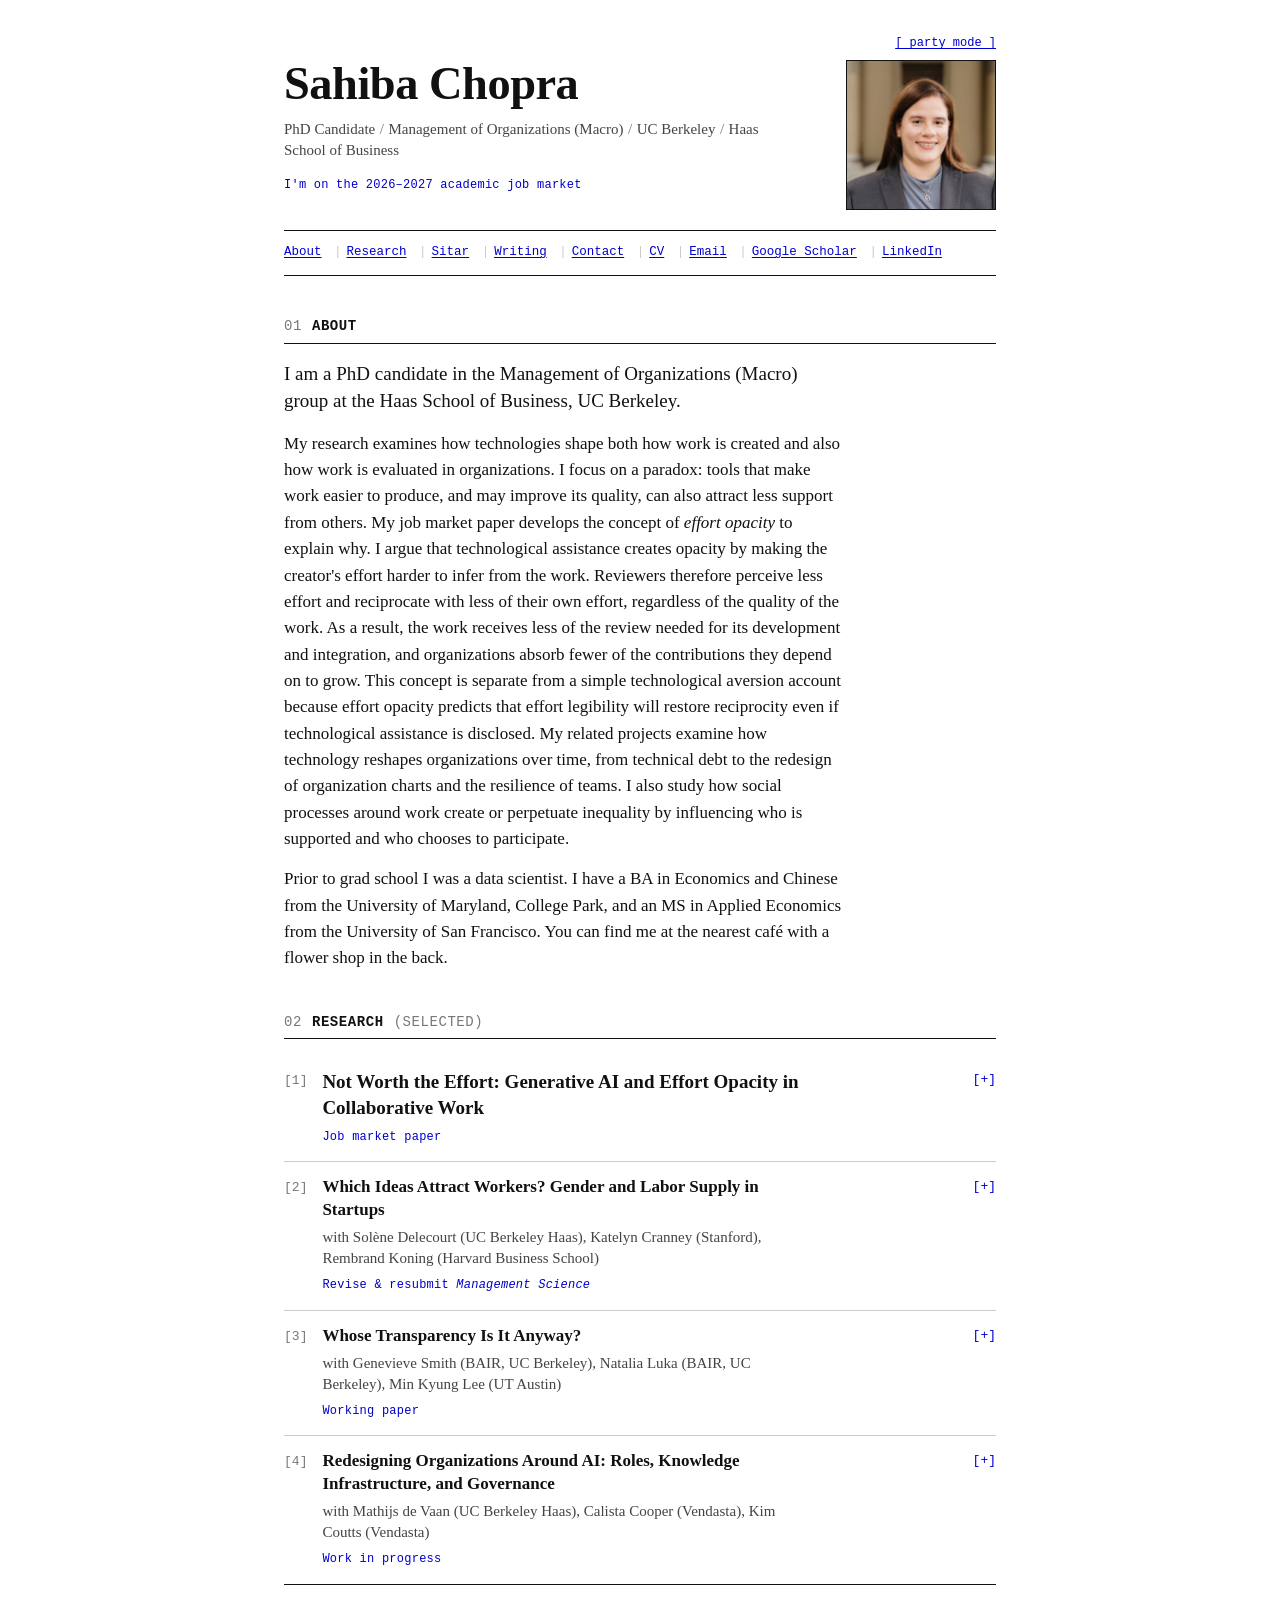
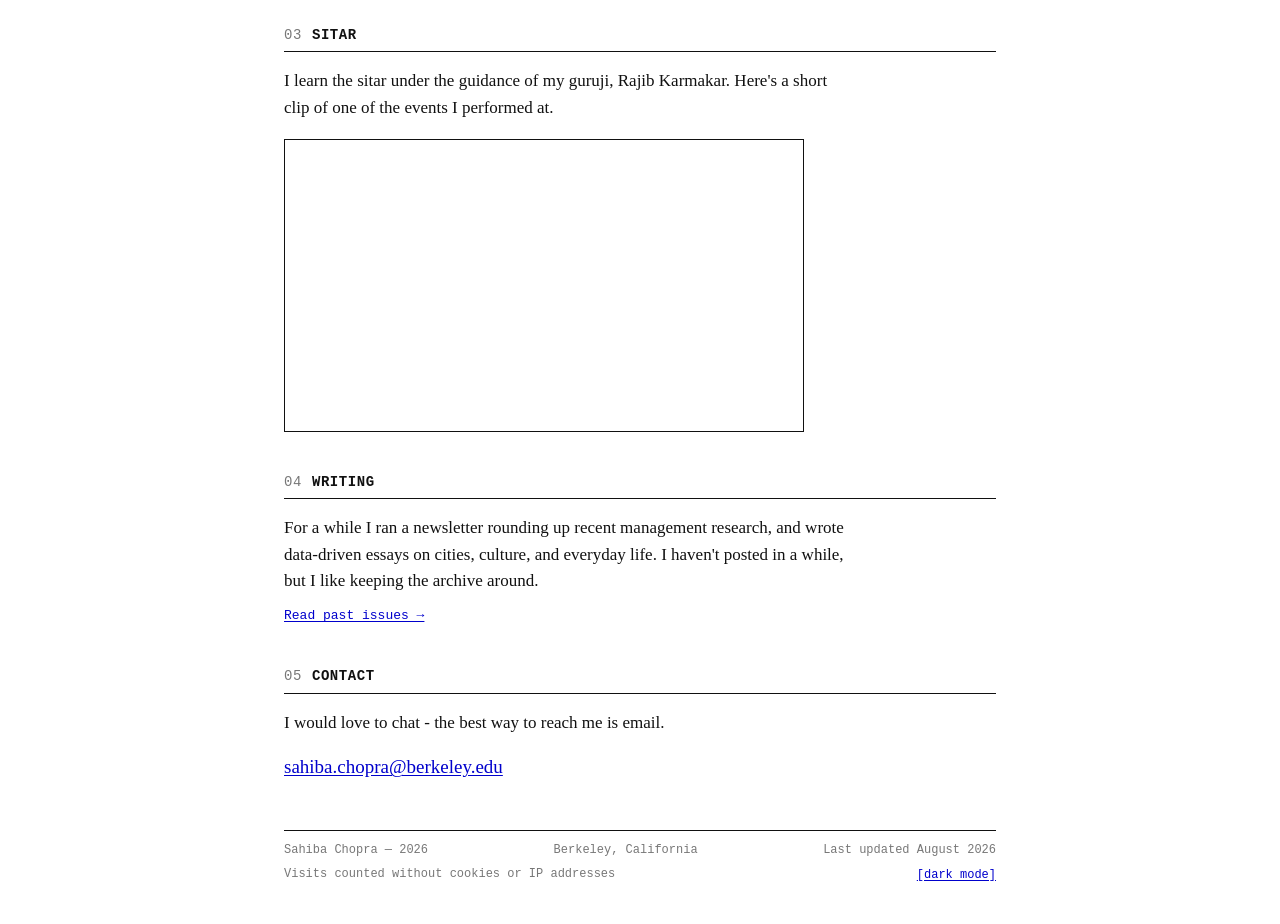
<file: index.html>
<!DOCTYPE html>
<html lang="en">
<head>
  <meta charset="UTF-8" />
  <meta name="viewport" content="width=device-width, initial-scale=1.0" />
  <title>Sahiba Chopra</title>
  <meta name="description" content="Sahiba Chopra — PhD candidate in Management of Organizations at UC Berkeley Haas. Research on effort opacity: how AI decouples work from the traces of effort that attract review, and what that costs collaborative work." />
  <meta property="og:title" content="Sahiba Chopra" />
  <meta property="og:description" content="Research on effort opacity: how AI decouples work from the traces of effort that attract review, and what that costs collaborative work." />
  <meta property="og:type" content="website" />
  <meta name="theme-color" content="#ffffff" />
  <link rel="icon" href="assets/favicon.svg" type="image/svg+xml" />
  <link rel="stylesheet" href="styles.css?v=202610091215" />
  <script>
    // Light is the default. Only an explicit saved choice turns on dark mode.
    (function () {
      try {
        if (localStorage.getItem("theme") === "dark")
          document.documentElement.setAttribute("data-theme", "dark");
        // Party mode never carries over between visits. Cleared here as well as
        // in script.js, since the two files can be cached independently.
        localStorage.removeItem("party");
      } catch (e) {}
    })();
  </script>
</head>
<body>

  <div class="page">

    <div class="toybar">
      <button class="party" id="party-toggle" type="button" aria-pressed="false">[ party mode ]</button>
    </div>

    <!-- MASTHEAD -->
    <header class="mast" id="top">
      <div class="mast__id">
        <h1 class="name"><a href="#top">Sahiba Chopra</a></h1>
        <p class="role">
          PhD Candidate<span class="sl">/</span>Management of Organizations (Macro)<span class="sl">/</span>UC Berkeley<span class="sl">/</span>Haas School of Business
        </p>
        <p class="market">I'm on the 2026&ndash;2027 academic job market</p>
      </div>

      <figure class="mast__portrait">
        <img src="assets/portrait.jpg" alt="Sahiba Chopra" width="600" height="600" />
      </figure>
    </header>

    <nav class="nav" aria-label="Sections">
      <a href="#about">About</a>
      <a href="#research">Research</a>
      <a href="#sitar">Sitar</a>
      <a href="#blogging">Writing</a>
      <a href="#contact">Contact</a>
      <a class="nav__ext" href="assets/sahiba-chopra-cv.pdf?v=20261124">CV</a>
      <a class="nav__ext email-link" data-e="c2FoaWJhLmNob3ByYUBiZXJrZWxleS5lZHU=" href="#">Email</a>
      <a class="nav__ext" href="https://scholar.google.com/citations?user=FWtW78kAAAAJ" target="_blank" rel="noopener">Google Scholar</a>
      <a class="nav__ext" href="https://www.linkedin.com/in/sahiba-chopra-3762124a/" target="_blank" rel="noopener">LinkedIn</a>
    </nav>

    <main>

      <!-- ABOUT -->
      <section class="sec" id="about">
        <h2 class="bar"><span class="bar__no">01</span><span class="bar__t">About</span></h2>
        <div class="sec__body">
          <p class="lead">I am a PhD candidate in the Management of Organizations (Macro) group at the Haas School of Business, UC Berkeley.</p>
          <div class="prose">
            <p>My research examines how technologies shape both how work is created and also how work is evaluated in organizations. I focus on a paradox: tools that make work easier to produce, and may improve its quality, can also attract less support from others. My job market paper develops the concept of <em>effort opacity</em> to explain why. I argue that technological assistance creates opacity by making the creator's effort harder to infer from the work. Reviewers therefore perceive less effort and reciprocate with less of their own effort, regardless of the quality of the work. As a result, the work receives less of the review needed for its development and integration, and organizations absorb fewer of the contributions they depend on to grow. This concept is separate from a simple technological aversion account because effort opacity predicts that effort legibility will restore reciprocity even if technological assistance is disclosed. My related projects examine how technology reshapes organizations over time, from technical debt to the redesign of organization charts and the resilience of teams. I also study how social processes around work create or perpetuate inequality by influencing who is supported and who chooses to participate.</p>
            <p>Prior to grad school I was a data scientist. I have a BA in Economics and Chinese from the University of Maryland, College Park, and an MS in Applied Economics from the University of San Francisco. You can find me at the nearest caf&eacute; with a flower shop in the back.</p>
          </div>
        </div>
      </section>

      <!-- RESEARCH -->
      <section class="sec" id="research">
        <h2 class="bar"><span class="bar__no">02</span><span class="bar__t">Research</span><span class="bar__note">(selected)</span></h2>

        <ol class="works">
          <li class="work work--lead">
            <div class="work__no"></div>
            <div class="work__main">
              <details>
                <summary class="work__sum">
                  <h3 class="work__title">Not Worth the Effort: Generative AI and Effort Opacity in Collaborative Work</h3>
                  <p class="work__status">Job market paper</p>
                </summary>
                <div class="work__body">
                  <p class="work__note">Generative AI helps individuals produce more, and sometimes better, work, yet realizing the value of those contributions often depends on the effort others invest in reviewing and developing them. Because creator effort is rarely observable, reviewers infer it from the work before deciding how much review effort to reciprocate. I argue that AI creates <em>effort opacity</em> by making the traces of effort in work less informative, leading reviewers to reciprocate less through review. Departing from questions about whether AI-assisted work is judged favorably, this paper asks whether AI-assisted work can attract the review effort it needs to be developed. Using a custom AI classifier on code from top GitHub projects with over 1 million stars and 2 million downstream dependencies, I find that AI-assisted work receives 25% less detailed feedback and is 30 percentage points more likely to be rejected, even after controlling for code quality. A pre-registered study with software developers tests the effort opacity mechanism. Holding the underlying code constant, I vary AI disclosure and visible evidence of contributor effort. Making substantial creator effort legible increases review priority even when AI assistance is disclosed. Perceived contributor effort is the only measured mediator with a statistically significant indirect effect. These findings show that by making effort harder to infer from the work itself, technology can reduce the reciprocal review needed to develop and integrate valuable work.</p>
                  <p class="work__links"><a href="assets/sahiba-chopra-jmp.pdf?v=202611161250" target="_blank" rel="noopener">Working paper &rarr;</a> <span class="work__updated">Updated Nov 16, 2026</span></p>
                </div>
              </details>
            </div>
          </li>

          <li class="work">
            <div class="work__no"></div>
            <div class="work__main">
              <details>
                <summary class="work__sum">
                  <h3 class="work__title">Which Ideas Attract Workers? Gender and Labor Supply in Startups</h3>
                  <p class="work__meta">with Solène Delecourt (UC Berkeley Haas), Katelyn Cranney (Stanford), Rembrand Koning (Harvard Business School)</p>
                  <p class="work__status">Revise &amp; resubmit <span class="vn">Management Science</span></p>
                </summary>
                <div class="work__body">
                  <p class="work__note">Which startups can attract the talent they need to grow? We argue that worker preferences over which problems to solve shape labor supply to early-stage firms. In male-dominated labor markets, startups focused on women may struggle to recruit, especially for critical, male-dominated roles like engineering and senior leadership. We combine observational data on over 52,000 U.S. high-potential startups with a pre-registered field experiment. Linking startups to over 2.5 million worker histories, we find that female-focused startups employ fewer workers: a one standard deviation increase in a startup's female-focus predicts 11% fewer male employees. To isolate worker preferences, we run a field experiment where we randomize the startup idea itself, thereby developing a new experimental paradigm to causally identify how the nature of an idea matters. We built a job-search platform recruiting real tech job seekers in a within-subject design, where each participant evaluates 15 startup ideas, each randomized to be more or less female-focused. Crucially, our experiment is incentive-compatible, because participants' evaluations affect which real job postings our platform subsequently recommends to them. Male job seekers are 6.8 percentage points less likely to apply to female-focused startups than other startups, a 10% decrease from baseline. Offsetting the male penalty would require approximately $47,000 in additional yearly compensation. Our findings demonstrate that who benefits from an idea is an important nonpecuniary job attribute shaping talent acquisition, potentially helping explain why ventures serving women grow more slowly.</p>
                  <p class="work__awards">Nominated for the Best Conference Paper Award and the Research Methods Paper Prize, Strategic Management Society Annual Conference 2023.</p>
                  <p class="work__links"><a href="https://papers.ssrn.com/sol3/papers.cfm?abstract_id=6336581" target="_blank" rel="noopener">Working paper &rarr;</a></p>
                </div>
              </details>
            </div>
          </li>

          <li class="work">
            <div class="work__no"></div>
            <div class="work__main">
              <details>
                <summary class="work__sum">
                  <h3 class="work__title">Whose Transparency Is It Anyway?</h3>
                  <p class="work__meta">with Genevieve Smith (BAIR, UC Berkeley), Natalia Luka (BAIR, UC Berkeley), Min Kyung Lee (UT Austin)</p>
                  <p class="work__status">Working paper</p>
                </summary>
                <div class="work__body">
                  <p class="work__note">Transparency has become a central principle in generative AI governance, yet there is little agreement about what transparency should actually mean, for whom, and in what contexts. Drawing on the Social Construction of Technology and Value Sensitive Design, this paper examines how different stakeholders understand and experience transparency in generative AI. We use a two-phase mixed-methods study: a survey of 400 end users, AI builders, and policymakers, followed by participatory design sessions with end users. We find that stakeholders broadly agree that transparency matters, but differ in what kinds of transparency they need and whether those needs are currently being met. In particular, existing transparency tools appear to serve builders more effectively than end users, revealing how power shapes which interpretations of transparency become embedded in practice. We argue that meaningful AI transparency requires moving beyond one-size-fits-all disclosures toward participatory, pluralistic transparency infrastructures that reflect the needs of diverse stakeholders.</p>
                  <p class="work__links"><a href="https://arxiv.org/abs/2611.05549" target="_blank" rel="noopener">Working paper &rarr;</a></p>
                </div>
              </details>
            </div>
          </li>

          <li class="work">
            <div class="work__no"></div>
            <div class="work__main">
              <details>
                <summary class="work__sum">
                  <h3 class="work__title">Redesigning Organizations Around AI: Roles, Knowledge Infrastructure, and Governance</h3>
                  <p class="work__meta">with Mathijs de Vaan (UC Berkeley Haas), Calista Cooper (Vendasta), Kim Coutts (Vendasta)</p>
                  <p class="work__status">Work in progress</p>
                </summary>
                <div class="work__body">
                  <p class="work__note">Generative AI is usually introduced as a tool for individual productivity, but using it at scale is a problem of organizational design. When AI systems begin carrying out tasks that people used to do, firms have to revisit the basic design questions: how work is divided, who does what, where decision rights sit, and what has to be documented for the organization to function. This project examines how a technology company undergoing an AI-first transformation redesigns itself around AI. We focus on three design choices. First, the division of labor: how roles change when employees become the people who build, direct, and supervise AI-enabled work rather than perform it, and what happens to the entry-level tasks through which people used to learn the job. Second, knowledge infrastructure: what an organization must make explicit and legible before AI systems can act on it, and how the work of documenting and curating that knowledge gets allocated. Third, governance: what oversight structures, accountability, and decision rights are needed when AI systems execute organizational tasks. By treating AI adoption as organizational redesign rather than tool use, this study contributes to research on organizational design by showing how firms rebuild roles, knowledge, and authority around a general-purpose technology.</p>
                </div>
              </details>
            </div>
          </li>
        </ol>
      </section>

      <!-- SITAR -->
      <section class="sec" id="sitar">
        <h2 class="bar"><span class="bar__no">03</span><span class="bar__t">Sitar</span></h2>
        <div class="sec__body">
          <div class="prose">
            <p>I learn the sitar under the guidance of my guruji, Rajib Karmakar. Here's a short clip of one of the events I performed at.</p>
          </div>
        </div>
        <div class="video">
          <iframe src="https://www.youtube-nocookie.com/embed/BzuAkpjUOAA" title="Sitar performance" loading="lazy" allow="accelerometer; clipboard-write; encrypted-media; gyroscope; picture-in-picture" allowfullscreen></iframe>
        </div>
      </section>

      <!-- WRITING -->
      <section class="sec" id="blogging">
        <h2 class="bar"><span class="bar__no">04</span><span class="bar__t">Writing</span></h2>
        <div class="sec__body">
          <div class="prose">
            <p>For a while I ran a newsletter rounding up recent management research, and wrote data-driven essays on cities, culture, and everyday life. I haven't posted in a while, but I like keeping the archive around.</p>
          </div>
          <p class="work__links"><a href="https://mngmnt.substack.com/" target="_blank" rel="noopener">Read past issues &rarr;</a></p>
        </div>
      </section>

      <!-- CONTACT -->
      <section class="sec" id="contact">
        <h2 class="bar"><span class="bar__no">05</span><span class="bar__t">Contact</span></h2>
        <div class="sec__body">
          <div class="prose">
            <p>I would love to chat - the best way to reach me is email.</p>
          </div>
          <p class="contact__email"><a class="email-link email-show" data-e="c2FoaWJhLmNob3ByYUBiZXJrZWxleS5lZHU=" href="#">email me</a></p>
        </div>
      </section>

      <footer class="foot">
        <span>Sahiba Chopra &mdash; 2026</span>
        <span>Berkeley, California</span>
        <span>Last updated August 2026</span>
        <span>Visits counted without cookies or IP addresses</span>
        <button class="theme" id="theme-toggle" type="button" aria-label="Toggle dark mode"><span class="theme__off">[dark mode]</span><span class="theme__on">[light mode]</span></button>
      </footer>

    </main>
  </div>

  <div class="disco" id="disco" aria-hidden="true">
    <svg viewBox="0 0 100 100" width="100" height="100">
      <defs>
        <filter id="disco-glow" x="-60%" y="-60%" width="220%" height="220%">
          <feGaussianBlur stdDeviation="1.6" result="b" />
          <feMerge><feMergeNode in="b" /><feMergeNode in="SourceGraphic" /></feMerge>
        </filter>
        <clipPath id="disco-clip"><circle cx="50" cy="50" r="18" /></clipPath>
        <radialGradient id="disco-shade" cx="35%" cy="30%" r="75%">
          <stop offset="0%" stop-color="#fff" stop-opacity=".55" />
          <stop offset="55%" stop-color="#fff" stop-opacity="0" />
          <stop offset="100%" stop-color="#000" stop-opacity=".45" />
        </radialGradient>
      </defs>

      <!-- ball -->
      <g class="disco__ball">
        <line class="disco__cord" x1="50" y1="18" x2="50" y2="26" />
        <line class="disco__cord disco__cord--long" x1="50" y1="-40" x2="50" y2="26" />
        <circle class="disco__ring" cx="50" cy="27" r="2.4" />
        <circle class="disco__base" cx="50" cy="50" r="18" />
        <g clip-path="url(#disco-clip)">
          <g class="disco__facets">
            <rect x="32" y="38" width="5" height="5" fill="#ffffff" />
            <rect x="32" y="44" width="5" height="5" fill="#ffffff" />
            <rect x="32" y="50" width="5" height="5" fill="#ffffff" />
            <rect x="32" y="56" width="5" height="5" fill="#7ef29d" />
            <rect x="38" y="32" width="5" height="5" fill="#ffe45e" />
            <rect x="38" y="38" width="5" height="5" fill="#ffffff" />
            <rect x="38" y="44" width="5" height="5" fill="#ffe45e" />
            <rect x="38" y="50" width="5" height="5" fill="#ff9f45" />
            <rect x="38" y="56" width="5" height="5" fill="#ffffff" />
            <rect x="38" y="62" width="5" height="5" fill="#4dd4ff" />
            <rect x="44" y="32" width="5" height="5" fill="#ffe45e" />
            <rect x="44" y="38" width="5" height="5" fill="#ff9f45" />
            <rect x="44" y="44" width="5" height="5" fill="#ff4d6d" />
            <rect x="44" y="50" width="5" height="5" fill="#ff6bd6" />
            <rect x="44" y="56" width="5" height="5" fill="#ffffff" />
            <rect x="44" y="62" width="5" height="5" fill="#ffe45e" />
            <rect x="50" y="32" width="5" height="5" fill="#ff4d6d" />
            <rect x="50" y="38" width="5" height="5" fill="#ff9f45" />
            <rect x="50" y="44" width="5" height="5" fill="#ff4d6d" />
            <rect x="50" y="50" width="5" height="5" fill="#ff4d6d" />
            <rect x="50" y="56" width="5" height="5" fill="#7ef29d" />
            <rect x="50" y="62" width="5" height="5" fill="#7ef29d" />
            <rect x="56" y="32" width="5" height="5" fill="#ff4d6d" />
            <rect x="56" y="38" width="5" height="5" fill="#ffffff" />
            <rect x="56" y="44" width="5" height="5" fill="#7c6bff" />
            <rect x="56" y="50" width="5" height="5" fill="#ffffff" />
            <rect x="56" y="56" width="5" height="5" fill="#7ef29d" />
            <rect x="56" y="62" width="5" height="5" fill="#7ef29d" />
            <rect x="62" y="38" width="5" height="5" fill="#4dd4ff" />
            <rect x="62" y="44" width="5" height="5" fill="#ffffff" />
            <rect x="62" y="50" width="5" height="5" fill="#ff4d6d" />
            <rect x="62" y="56" width="5" height="5" fill="#ff9f45" />
            <rect x="62" y="62" width="5" height="5" fill="#ffffff" />
            <rect x="68" y="38" width="5" height="5" fill="#4dd4ff" />
            <rect x="68" y="44" width="5" height="5" fill="#ff6bd6" />
            <rect x="68" y="50" width="5" height="5" fill="#ff9f45" />
            <rect x="68" y="56" width="5" height="5" fill="#4dd4ff" />
            <rect x="74" y="32" width="5" height="5" fill="#7c6bff" />
            <rect x="74" y="38" width="5" height="5" fill="#7ef29d" />
            <rect x="74" y="44" width="5" height="5" fill="#4dd4ff" />
            <rect x="74" y="50" width="5" height="5" fill="#ff4d6d" />
            <rect x="74" y="56" width="5" height="5" fill="#ff9f45" />
            <rect x="74" y="62" width="5" height="5" fill="#ff9f45" />
            <rect x="80" y="32" width="5" height="5" fill="#ff6bd6" />
            <rect x="80" y="38" width="5" height="5" fill="#ff9f45" />
            <rect x="80" y="44" width="5" height="5" fill="#4dd4ff" />
            <rect x="80" y="50" width="5" height="5" fill="#ff6bd6" />
            <rect x="80" y="56" width="5" height="5" fill="#ff9f45" />
            <rect x="80" y="62" width="5" height="5" fill="#ff4d6d" />
            <rect x="86" y="32" width="5" height="5" fill="#ff4d6d" />
            <rect x="86" y="38" width="5" height="5" fill="#7ef29d" />
            <rect x="86" y="44" width="5" height="5" fill="#7ef29d" />
            <rect x="86" y="50" width="5" height="5" fill="#ff4d6d" />
            <rect x="86" y="56" width="5" height="5" fill="#ffffff" />
            <rect x="86" y="62" width="5" height="5" fill="#ff6bd6" />
            <rect x="92" y="32" width="5" height="5" fill="#ff6bd6" />
            <rect x="92" y="38" width="5" height="5" fill="#ff6bd6" />
            <rect x="92" y="44" width="5" height="5" fill="#ff9f45" />
            <rect x="92" y="50" width="5" height="5" fill="#7ef29d" />
            <rect x="92" y="56" width="5" height="5" fill="#4dd4ff" />
            <rect x="92" y="62" width="5" height="5" fill="#7c6bff" />
            <rect x="98" y="38" width="5" height="5" fill="#ff9f45" />
            <rect x="98" y="44" width="5" height="5" fill="#4dd4ff" />
            <rect x="98" y="50" width="5" height="5" fill="#7c6bff" />
            <rect x="98" y="56" width="5" height="5" fill="#ff4d6d" />
            <rect x="98" y="62" width="5" height="5" fill="#ff6bd6" />
          </g>
          <circle cx="50" cy="50" r="18" fill="url(#disco-shade)" />
        </g>
        <circle class="disco__edge" cx="50" cy="50" r="18" />
      </g>

      <!-- four-pointed sparkles thrown off the ball -->
      <g class="disco__sparks" filter="url(#disco-glow)">
        <g class="disco__spark" transform="translate(18 22) scale(0.62)"><path d="M0 -11 C1 -3 3 -1 11 0 C3 1 1 3 0 11 C-1 3 -3 1 -11 0 C-3 -1 -1 -3 0 -11 Z" /></g>
        <g class="disco__spark" transform="translate(80 30) scale(0.48)"><path d="M0 -11 C1 -3 3 -1 11 0 C3 1 1 3 0 11 C-1 3 -3 1 -11 0 C-3 -1 -1 -3 0 -11 Z" /></g>
        <g class="disco__spark" transform="translate(84 66) scale(0.56)"><path d="M0 -11 C1 -3 3 -1 11 0 C3 1 1 3 0 11 C-1 3 -3 1 -11 0 C-3 -1 -1 -3 0 -11 Z" /></g>
        <g class="disco__spark" transform="translate(20 74) scale(0.42)"><path d="M0 -11 C1 -3 3 -1 11 0 C3 1 1 3 0 11 C-1 3 -3 1 -11 0 C-3 -1 -1 -3 0 -11 Z" /></g>
        <g class="disco__spark" transform="translate(50 88) scale(0.5)"><path d="M0 -11 C1 -3 3 -1 11 0 C3 1 1 3 0 11 C-1 3 -3 1 -11 0 C-3 -1 -1 -3 0 -11 Z" /></g>
        <g class="disco__spark" transform="translate(62 14) scale(0.34)"><path d="M0 -11 C1 -3 3 -1 11 0 C3 1 1 3 0 11 C-1 3 -3 1 -11 0 C-3 -1 -1 -3 0 -11 Z" /></g>
      </g>
    </svg>
  </div>

  <script src="script.js?v=202608282029"></script>
  <script src="analytics.js?v=202610011700"></script>
</body>
</html>
</file>
<file: styles.css>
/* ============================================================
   sahibachopra.com
   Clean 1990s academic homepage. Times + Courier, hairline
   rules, classic link blue. No webfonts. Light by default.
   ============================================================ */

:root {
  --paper:   #ffffff;
  --ink:     #111111;
  --ink-2:   #444444;
  --ink-3:   #777777;
  --hair:    #cccccc;
  --rule:    #111111;
  --link:    #0000cc;
  --visited: #551a8b;
  --mark:    #ffffcc;

  --serif: "Times New Roman", Times, "Liberation Serif", serif;
  --mono:  "Courier New", Courier, "Nimbus Mono PS", monospace;

  --page: 760px;
}

:root[data-theme="dark"] {
  --paper:   #101010;
  --ink:     #e8e8e8;
  --ink-2:   #b0b0b0;
  --ink-3:   #868686;
  --hair:    #3a3a3a;
  --rule:    #e8e8e8;
  --link:    #7ea6ff;
  --visited: #c2a3ff;
  --mark:    #3a3a1a;
}

* { box-sizing: border-box; }

html { scroll-behavior: smooth; background: var(--paper); }

body {
  margin: 0;
  background: var(--paper);
  color: var(--ink);
  font-family: var(--serif);
  font-size: 17px;
  line-height: 1.55;
}

img { max-width: 100%; display: block; }

a { color: var(--link); text-decoration: underline; text-underline-offset: 2px; }
a:visited { color: var(--visited); }
a:hover { background: var(--mark); }

.page {
  max-width: var(--page);
  margin: 0 auto;
  padding: 36px 24px 0;
}

hr, .rule {
  height: 0;
  border: 0;
  border-top: 1px solid var(--rule);
  margin: 0;
}

/* ---------- masthead ---------- */

.mast {
  display: grid;
  grid-template-columns: 1fr;
  gap: 20px;
  align-items: start;
  padding: 0 0 20px;
}
@media (min-width: 40rem) {
  .mast { grid-template-columns: 1fr 150px; gap: 28px; }
}

.name {
  margin: 0;
  font-size: clamp(2rem, 6vw, 2.9rem);
  font-weight: 700;
  line-height: 1.05;
  letter-spacing: -.01em;
  color: var(--ink);
}
.name a { color: inherit; text-decoration: none; }
.name a:hover { background: none; }

.role {
  margin: 10px 0 0;
  max-width: 34em;
  font-size: 15px;
  line-height: 1.45;
  color: var(--ink-2);
}
.role .sl { color: var(--ink-3); padding: 0 .3em; }

.market {
  margin: 14px 0 0;
  font-family: var(--mono);
  font-size: 12px;
  letter-spacing: .02em;
  color: var(--link);
}

.mast__portrait { margin: 0; }
.mast__portrait img {
  width: 100%;
  max-width: 150px;
  height: auto;
  aspect-ratio: 1 / 1;
  object-fit: cover;
  border: 1px solid var(--ink);
}
@media (max-width: 39.99rem) {
  .mast__portrait img { max-width: 128px; }
}

/* ---------- nav ---------- */

.nav {
  padding: 9px 0 10px;
  border-top: 1px solid var(--rule);
  border-bottom: 1px solid var(--rule);
  font-family: var(--mono);
  font-size: 12.5px;
  line-height: 2;
}
.nav a { color: var(--link); }
.nav a:visited { color: var(--link); }
.nav a + a::before {
  content: "|";
  color: var(--hair);
  text-decoration: none;
  display: inline-block;
  padding: 0 .4em;
}

/* ---------- sections ---------- */

.sec { margin: 40px 0 0; }
.sec:last-of-type { margin-bottom: 48px; }

.bar {
  display: flex;
  align-items: baseline;
  gap: 10px;
  margin: 0 0 16px;
  padding: 0 0 5px;
  border-bottom: 1px solid var(--rule);
  font-family: var(--mono);
  font-size: 14px;
  font-weight: 700;
  letter-spacing: .04em;
  text-transform: uppercase;
  color: var(--ink);
}
.bar__no { color: var(--ink-3); font-weight: 400; }
/* Qualifier after a section title, e.g. "(selected)". Set like the number
   rather than the title so it reads as an aside, not part of the name. */
.bar__note { color: var(--ink-3); font-weight: 400; }

.sec__body { max-width: 66ch; }

.lead {
  margin: 0 0 16px;
  font-size: 19px;
  line-height: 1.45;
  color: var(--ink);
}

.prose p { margin: 0 0 14px; color: var(--ink); }
.prose p:last-child { margin-bottom: 0; }

/* Numbered question list */
.qs {
  margin: 22px 0;
  padding: 0 0 0 1.6em;
  list-style: decimal;
}
.qs li { margin: 0 0 7px; padding-left: .2em; color: var(--ink); }
.qs li::marker { font-family: var(--mono); font-size: 13px; color: var(--ink-3); }

/* ---------- research ---------- */

.works { margin: 0; padding: 0; list-style: none; counter-reset: w; }

.work {
  counter-increment: w;
  display: grid;
  grid-template-columns: 2.4rem 1fr;
  padding: 14px 0 15px;
  border-bottom: 1px solid var(--hair);
}
.work:last-child { border-bottom: 1px solid var(--rule); }

.work__no {
  padding-top: 2px;
  font-family: var(--mono);
  font-size: 13px;
  color: var(--ink-3);
}
.work__no::before { content: "[" counter(w) "]"; }

.work__main { min-width: 0; }

.work__sum {
  list-style: none;
  cursor: pointer;
  position: relative;
  padding-right: 30px;
}
.work__sum::-webkit-details-marker { display: none; }
.work__sum::after {
  content: "[+]";
  position: absolute;
  top: 1px;
  right: 0;
  font-family: var(--mono);
  font-size: 13px;
  color: var(--link);
}
details[open] > .work__sum::after { content: "[-]"; }
.work__sum:hover::after { background: var(--mark); }

.work__title {
  margin: 0;
  font-size: 17px;
  font-weight: 700;
  line-height: 1.35;
  color: var(--ink);
  max-width: 56ch;
}
.work--lead .work__title { font-size: 19px; }
.work__sum:hover .work__title { color: var(--link); }

.work__meta {
  margin: 5px 0 0;
  font-size: 15px;
  line-height: 1.4;
  color: var(--ink-2);
  max-width: 62ch;
}

.work__status {
  margin: 7px 0 0;
  font-family: var(--mono);
  font-size: 12px;
  letter-spacing: .02em;
  color: var(--link);
}
.work__status .vn { font-style: italic; }

.work__body { margin: 12px 0 0; padding: 12px 0 0; border-top: 1px dotted var(--hair); }
.work__note  { margin: 0; font-size: 16px; line-height: 1.55; color: var(--ink); max-width: 68ch; }
.work__awards { margin: 12px 0 0; font-size: 15px; color: var(--ink-2); max-width: 68ch; }
.work__links { margin: 12px 0 0; font-family: var(--mono); font-size: 13px; }
.work__updated { margin-left: 10px; color: var(--ink-3); letter-spacing: .02em; }

/* ---------- media ---------- */

.video {
  margin: 18px 0 0;
  width: 100%;
  max-width: 520px;
  aspect-ratio: 16 / 9;
  border: 1px solid var(--ink);
}
.video iframe { width: 100%; height: 100%; border: 0; display: block; }

/* ---------- contact ---------- */

.contact__email { margin: 16px 0 0; font-size: 19px; }

/* ---------- footer ---------- */

.foot {
  display: flex;
  flex-wrap: wrap;
  justify-content: space-between;
  gap: 6px 24px;
  margin-top: 36px;
  border-top: 1px solid var(--rule);
  padding: 10px 0 40px;
  font-family: var(--mono);
  font-size: 12px;
  color: var(--ink-3);
}

/* ---------- theme toggle ---------- */

.theme {
  font-family: var(--mono);
  font-size: 12px;
  color: var(--link);
  background: none;
  border: 0;
  border-radius: 0;
  padding: 0;
  cursor: pointer;
  text-decoration: underline;
  text-underline-offset: 2px;
}
.theme:hover { background: var(--mark); color: var(--ink); }
.theme__on  { display: none; }
:root[data-theme="dark"] .theme__on  { display: inline; }
:root[data-theme="dark"] .theme__off { display: none; }

@media (prefers-reduced-motion: reduce) {
  html { scroll-behavior: auto; }
}

/* ---------- party mode ---------- */

.toybar {
  display: flex;
  justify-content: flex-end;
  padding: 0 0 10px;
}

.party {
  font-family: var(--mono);
  font-size: 12px;
  color: var(--link);
  background: none;
  border: 0;
  border-radius: 0;
  padding: 0;
  cursor: pointer;
  text-decoration: underline;
  text-underline-offset: 2px;
}
.party:hover { background: var(--mark); color: var(--ink); }

:root[data-party] .party {
  color: #ff2d55;
  text-decoration: none;
  animation: party-blink 1.1s steps(1, end) infinite;
}
@keyframes party-blink { 0%, 60% { opacity: 1; } 61%, 100% { opacity: .35; } }

/* Party mode owns the palette, so the plain light/dark toggle steps aside. */
:root[data-party] .theme { display: none; }

/* The disco ball replaces the pointer, so hide the real one. */
/* With a fine pointer the ball follows the cursor. On touch there is no
   pointer to follow, so instead it hangs from the top of the screen. */
:root[data-party].has-cursor .disco,
:root[data-party] .disco--hanging { display: block; }
:root[data-party].has-cursor,
:root[data-party].has-cursor body,
:root[data-party].has-cursor a,
:root[data-party].has-cursor button,
:root[data-party].has-cursor summary,
:root[data-party].has-cursor iframe { cursor: none; }

.disco {
  display: none;
  position: fixed;
  top: 0;
  left: 0;
  width: 100px;
  height: 100px;
  pointer-events: none;
  z-index: 999;
  will-change: transform;
}
.disco svg { display: block; overflow: visible; }

/* Hanging from the top of the screen, for touch devices. */
.disco--hanging {
  top: 40px;
  left: 50%;
  margin-left: -50px;
  transform-origin: 50px -40px;
  animation: disco-sway 3.2s ease-in-out infinite alternate;
}
@keyframes disco-sway {
  from { transform: rotate(-5deg); }
  to   { transform: rotate(5deg); }
}
/* Short cord stub while it follows the cursor; a long one while it hangs. */
.disco__cord--long { display: none; }
.disco--hanging .disco__cord:not(.disco__cord--long) { display: none; }
.disco--hanging .disco__cord--long { display: inline; }

/* the ball */
.disco__base { fill: #2b2140; }
.disco__edge { fill: none; stroke: #efe6ff; stroke-width: 1.4; opacity: .8; }
.disco__cord { stroke: #efe6ff; stroke-width: 1.6; opacity: .8; }
.disco__ring { fill: none; stroke: #efe6ff; stroke-width: 1.6; opacity: .8; }

/* Two tiled copies of the facet grid slide past the clip, so the ball
   reads as spinning; the hue shift makes the mirrors glitter. */
.disco__facets {
  animation: disco-spin 2.6s linear infinite, disco-glitter 3.4s linear infinite;
}
@keyframes disco-spin {
  from { transform: translateX(0); }
  to   { transform: translateX(-36px); }
}
@keyframes disco-glitter {
  from { filter: hue-rotate(0deg) saturate(1.35) brightness(1.05); }
  to   { filter: hue-rotate(360deg) saturate(1.35) brightness(1.05); }
}
.disco__facets rect { animation: disco-twinkle 1.1s ease-in-out infinite alternate; }
.disco__facets rect:nth-child(3n)   { animation-delay: -.35s; }
.disco__facets rect:nth-child(3n+1) { animation-delay: -.75s; }
.disco__facets rect:nth-child(5n)   { animation-delay: -.15s; }
@keyframes disco-twinkle {
  from { opacity: .55; }
  to   { opacity: 1; }
}

/* the sparkles thrown off the ball */
.disco__sparks path { fill: #fff6c9; }
.disco__spark {
  transform-box: fill-box;
  transform-origin: center;
  animation: disco-sparkle 1.7s ease-in-out infinite;
}
.disco__spark:nth-child(2) { animation-delay: -.30s; }
.disco__spark:nth-child(3) { animation-delay: -.85s; }
.disco__spark:nth-child(4) { animation-delay: -1.20s; }
.disco__spark:nth-child(5) { animation-delay: -.55s; }
.disco__spark:nth-child(6) { animation-delay: -1.45s; }

@keyframes disco-sparkle {
  0%, 100% { opacity: .15; scale: .3; rotate: -25deg; }
  50%      { opacity: 1;   scale: 1;  rotate: 15deg; }
}

/* A burst of sparkle while the mouse is down. */
.disco.is-firing .disco__sparks path { fill: #ffffff; }
.disco.is-firing .disco__spark { animation-duration: .55s; }

@media (prefers-reduced-motion: reduce) {
  :root[data-party] .party { animation: none; }
  .disco--hanging { animation: none; }
  .disco__facets,
  .disco__facets rect,
  .disco__spark { animation: none; opacity: .92; }
}
</file>
